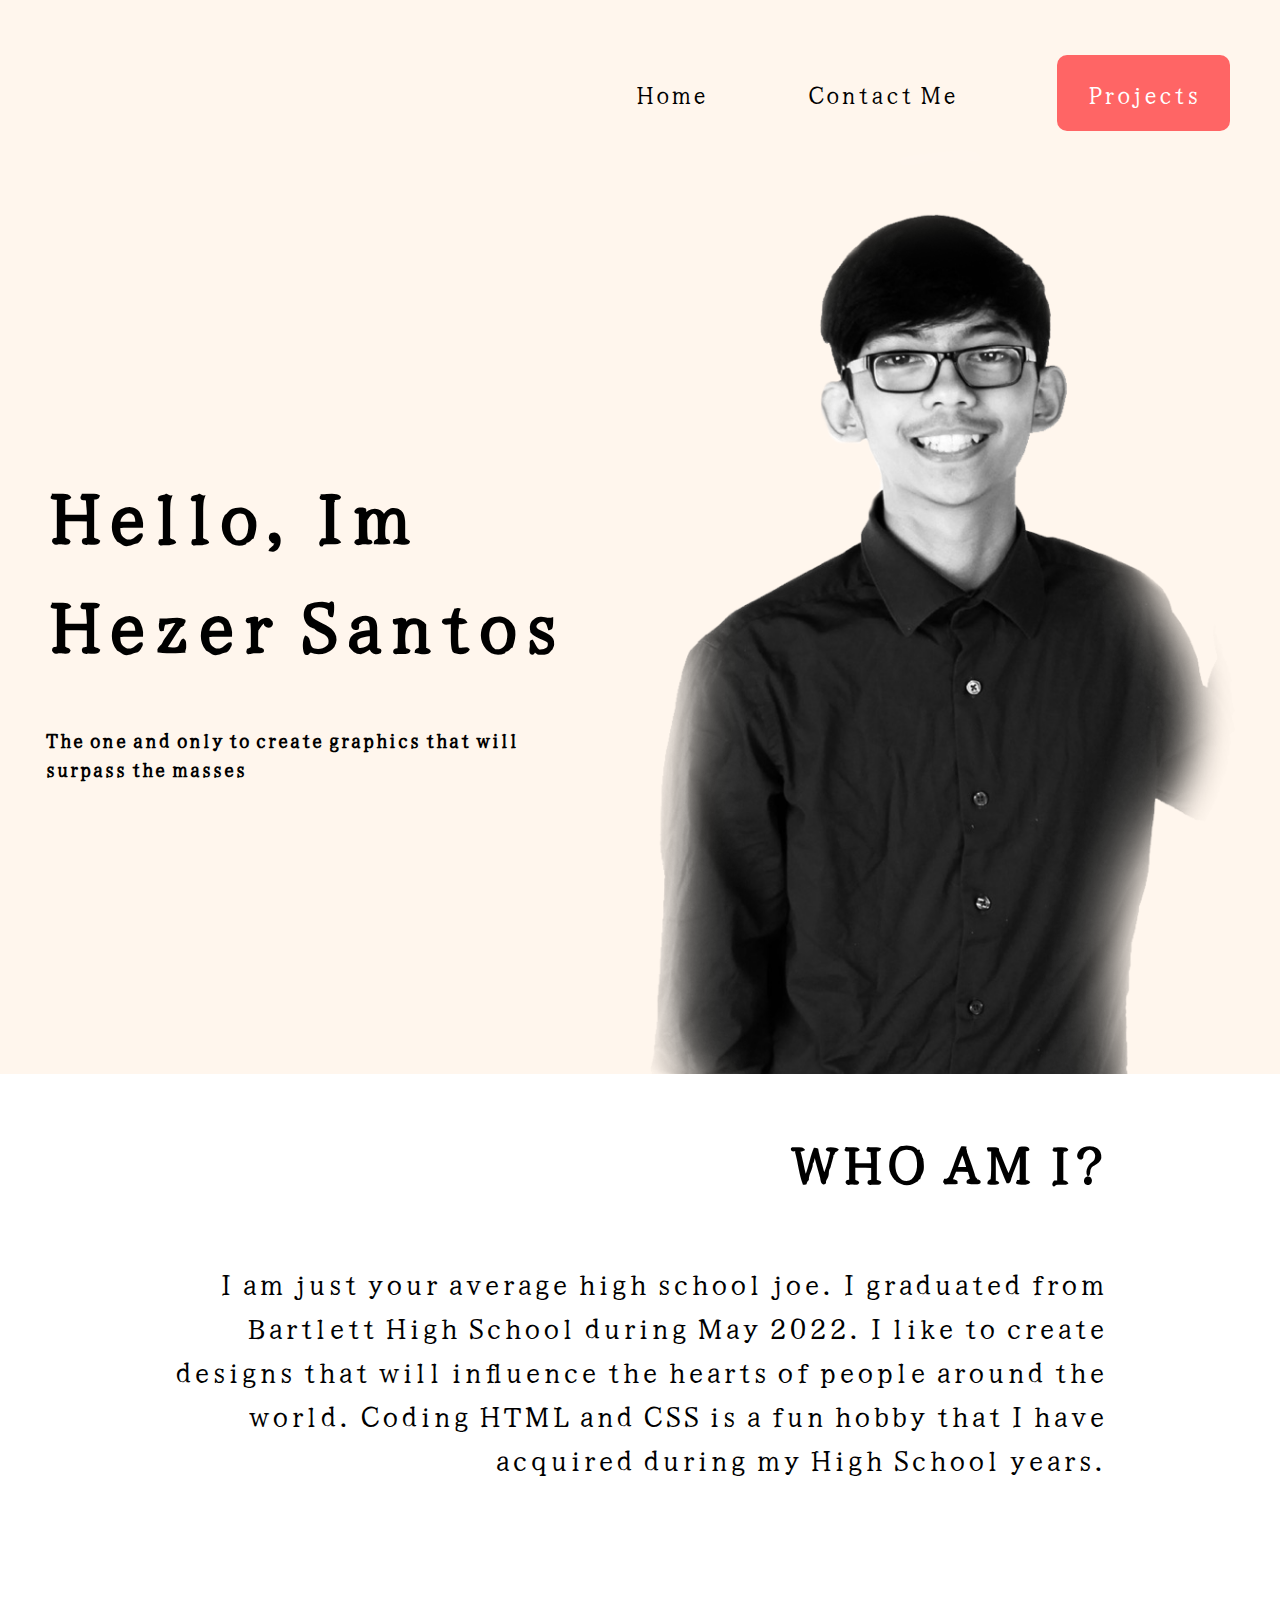
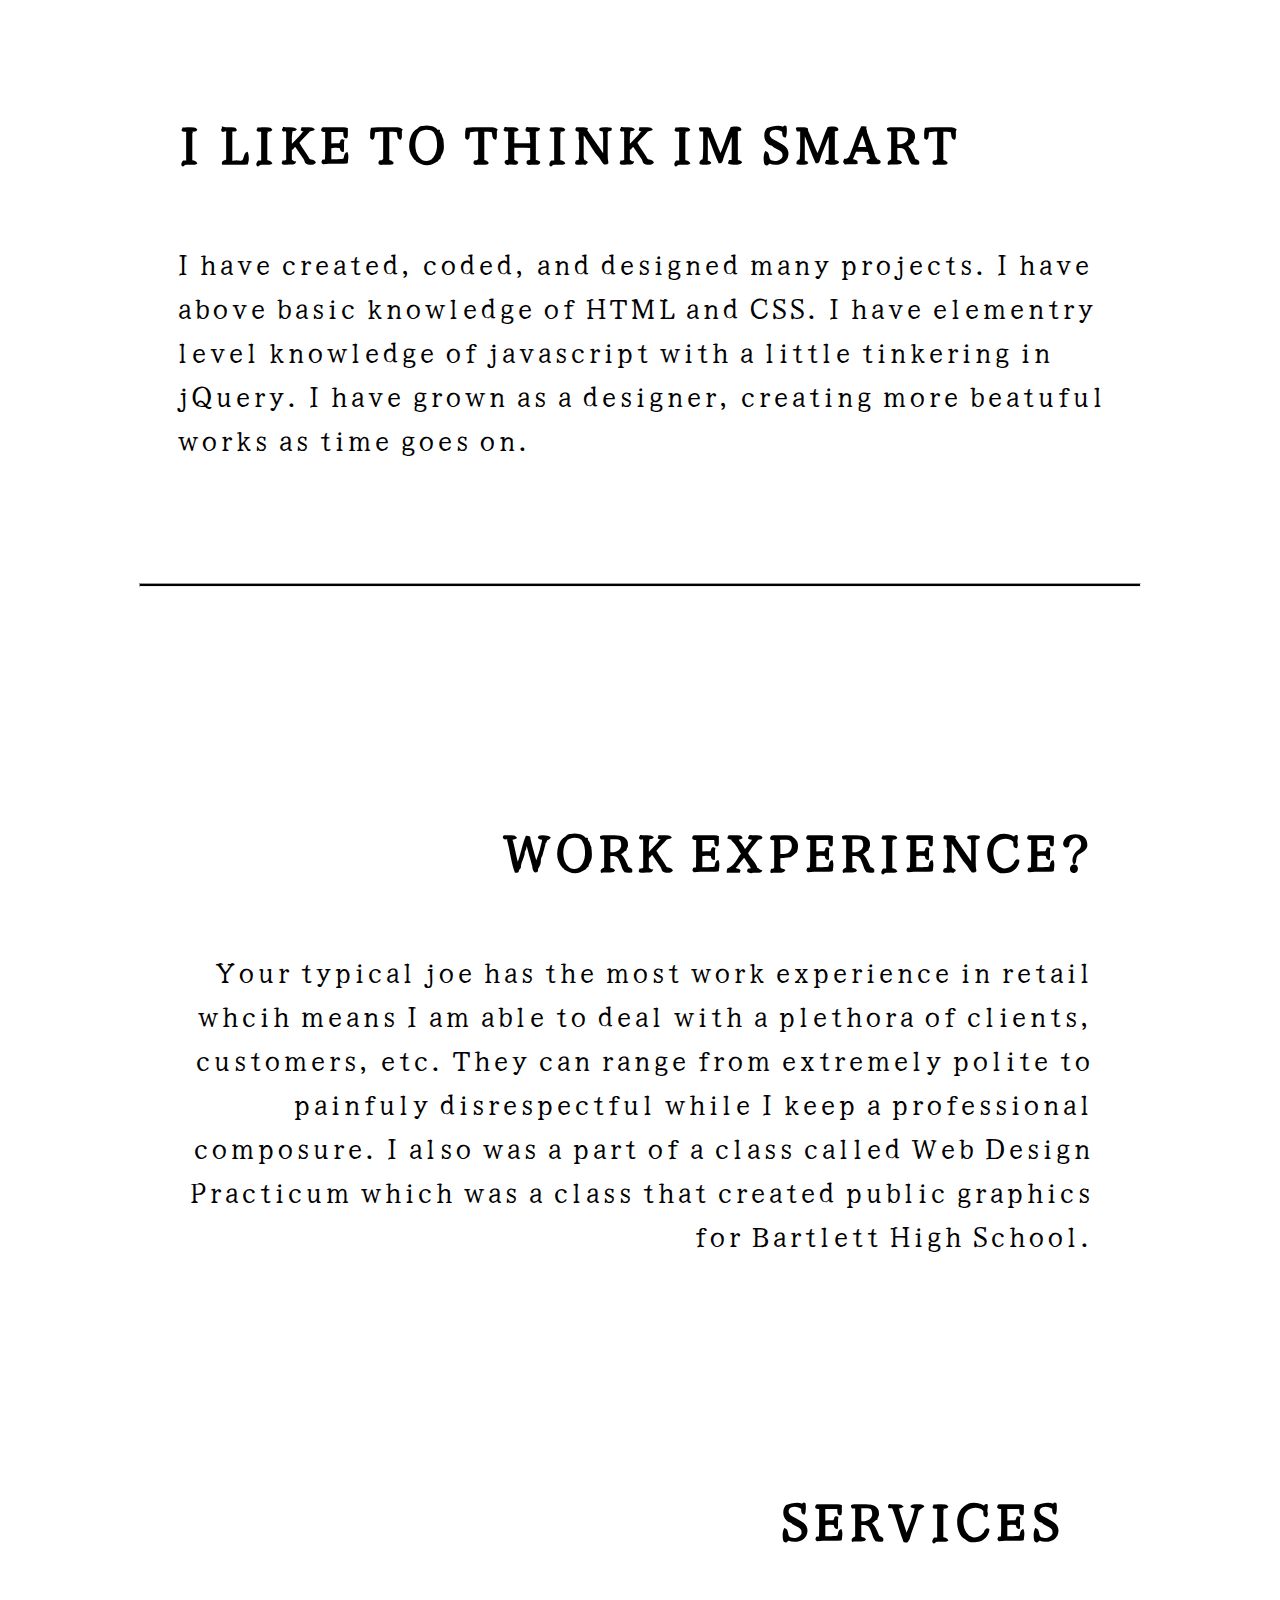
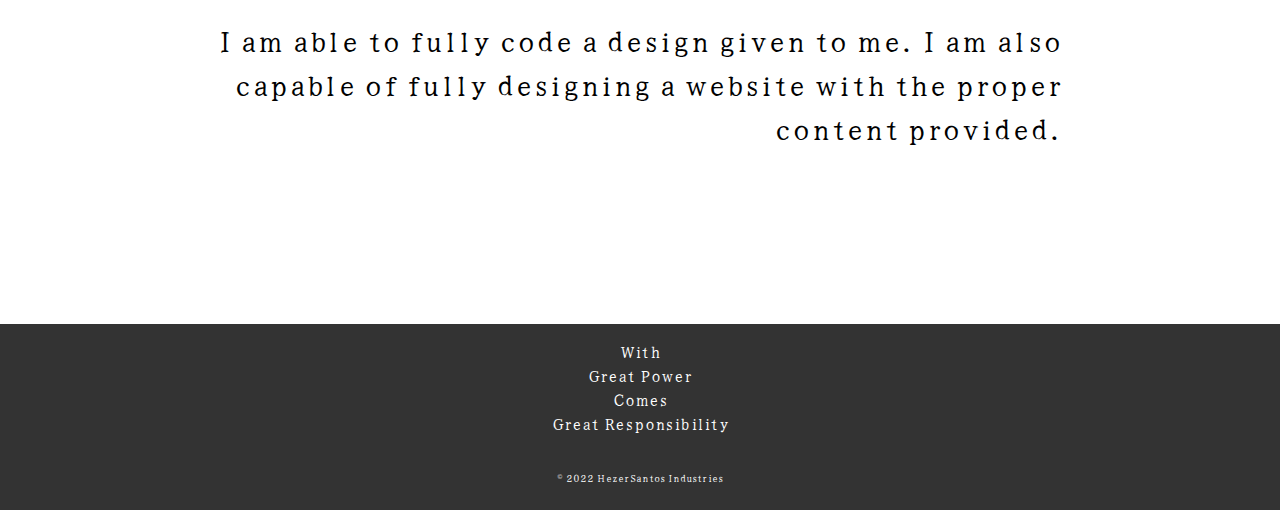
<file: index.html>
<!DOCTYPE html>
<html>
<head>
	<meta charset="utf-8">
	<meta name="viewport" content="width=device-width, initial-scale=1">
	<link rel="stylesheet" type="text/css" href="style.css">
	<link href="https://fonts.googleapis.com/css2?family=Yuji+Syuku&display=swap" rel="stylesheet">
	<title>Test</title>
</head>
<body>
	<header class="main-header">
		<nav>
			<ul class="navbar">
				<li>
					<a href="">Home</a>
				</li>
				<li>
					<a href="">Contact Me</a>
				</li>
				<li>
					<a href="projects.html" id="project-button">Projects</a>
				</li>
			</ul>
		</nav>
		<div class="main-header-content">
			<span>
				<h1>
					Hello, Im
					<br>
					Hezer Santos
				</h1>
				<h3>
					The one and only to create graphics that will
					<br>
					surpass the masses
				</h3>
			</span>
			<img src="headshot.png" class="headshot">
		</div>
	</header>
	<section class="home-content">
		<div class="home-content-text1">
			<h2 class="home-content-header">
				WHO AM I?
			</h2>
			<p class="home-content-text">
				I am just your average high school joe. I graduated from 
				<br>
				Bartlett High School during May 2022. I like to create 
				<br>
				designs that will influence the hearts of people around the 
				<br>
				world. Coding HTML and CSS is a fun hobby that I have 
				<br>
				acquired during my High School years.
			</p>
		</div>
		<div class="home-content-text2">
			<h2 class="home-content-header">
				I LIKE TO THINK IM SMART
			</h2>
			<p class="home-content-text" id="break-point">
				I have created, coded, and designed many projects. I have 
				<br>
				above basic knowledge of HTML and CSS. I have elementry 
				<br>
				level knowledge of javascript with a little tinkering in 
				<br>
				jQuery. I have grown as a designer, creating more beatuful 
				<br>
				works as time goes on.
			</p>
		</div>
		<hr class="home-line">
		<div class="home-content-text3">
			<h2 class="home-content-header">
				WORK EXPERIENCE?
			</h2>
			<p class="home-content-text">
				Your typical joe has the most work experience in retail 
				<br>
				whcih means I am able to deal with a plethora of clients, 
				<br>
				customers, etc. They can range from extremely polite to 
				<br>
				painfuly disrespectful while I keep a professional 
				<br>
				composure. I also was a part of a class called Web Design 
				<br>
				Practicum which was a class that created public graphics 
				<br>
				for Bartlett High School.
			</p>
		</div>
		<div class="home-content-text4">
			<h2 class="home-content-header">
				SERVICES
			</h2>
			<p class="home-content-text">
				I am able to  fully code a design given to me. I am also 
				<br>
				capable of fully designing a website with the proper 
				<br>
				content provided.
			</p>
		</div>
	</section>

	<footer>
		<span class="footer-text">
			With
			<br>
			Great Power
			<br>
			Comes
			<br>
			Great Responsibility
		</span>
		<p class="footer-text2">
			© 2022 HezerSantos Industries
		</p>
	</footer>


</body>
</html>
</file>
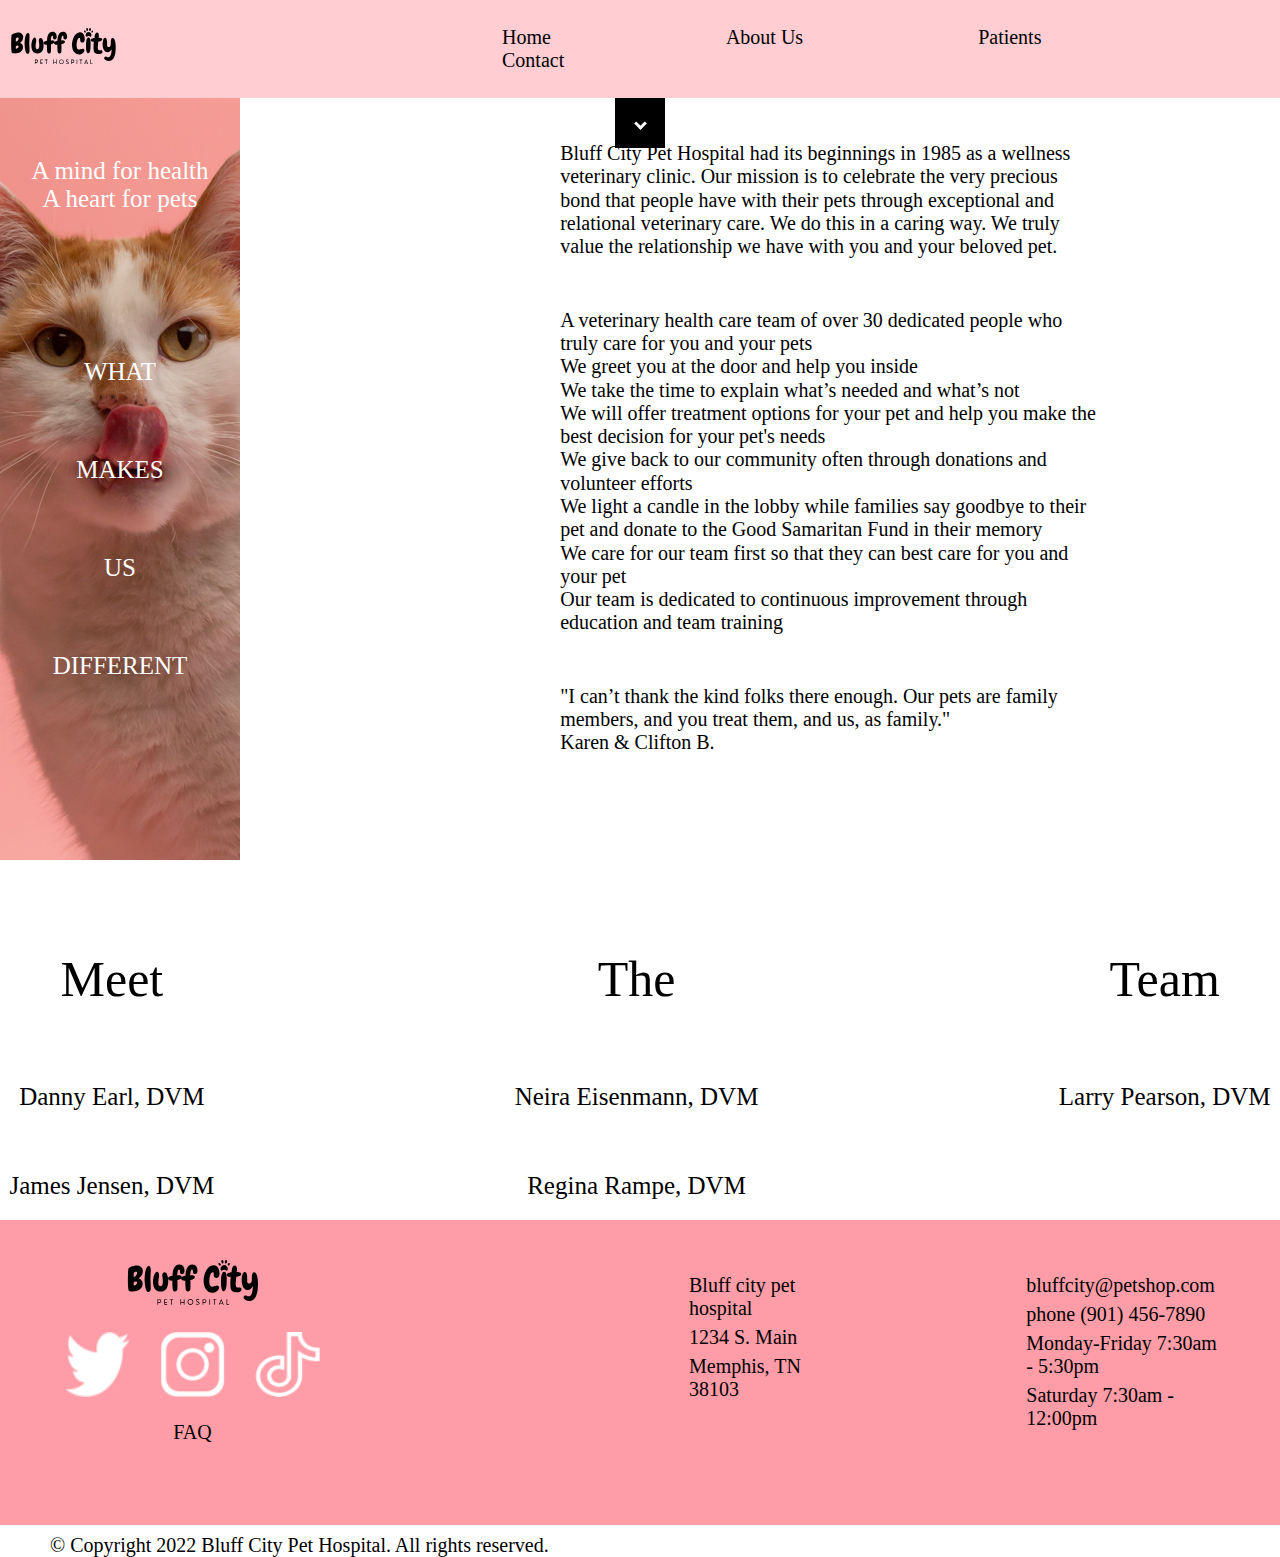
<file: Bluff City Official/about_us.html>
<!DOCTYPE html>
<html>
<head>
	<meta charset="utf-8">
	<title>About Us</title>
	<link rel="stylesheet" type="text/css" href="style.css">
	<link rel="stylesheet" type="text/css" href="about_us.html">
	<link rel="stylesheet" type="text/css" href="patients.html">
	<link rel="stylesheet" type="text/css" href="contact.html">
	<link rel="stylesheet" type="text/css" href="faq.html">
	<script src = "https://code.jquery.com/jquery-3.6.0.min.js"> </script>

</head>
<body>
	<!-- Nav Bar -->
	<header id="t1">
	<div class="nav_container" id="homenav">
		<a href="index.html">
			<img src="logo.svg" class="logo" id="nav_logo">
		</a>
		<ul class="nav_items">
			<li class="nav_li">
				<a href="index.html">Home</a>
			</li>
			<li class="nav_li">
				<a href="about_us.html">About Us</a>
			</li>
			<li class="nav_li">
				<a href="patients.html">Patients</a>
			</li>
			<li class="nav_li">
				<a href="contact.html">Contact</a>
			</li>
		</ul>
	</div>
	<div id="t2">
		<div class="arrow down"></div>
	</div>
	</header>

	<div class="placeholder5"></div>

	<!-- About Su -->
	<div class="aboutsu_container">
		<div class="catbg">
			<span class="cbgtxt">
				<p>A mind for health</p>
				<p>A heart for pets</p>
			</span>
			<span class="cbgtxt2">
				<p>WHAT</p>
				<p>MAKES</p>
				<p>US</p>
				<p>DIFFERENT</p>
			</span>
		</div>

		<div class="abouttxt">
			<span class="atxt" id="attxt">
				<p>Bluff City Pet Hospital had its beginnings in 1985 as a wellness</p>
				<p>veterinary clinic. Our mission is to celebrate the very precious</p>
				<p>bond that people have with their pets through exceptional and</p>
				<p>relational veterinary care. We do this in a caring way. We truly</p>
				<p>value the relationship we have with you and your beloved pet.</p>
			</span>

			<span class="atxt" id="attxt2">
				<p>A veterinary health care team of over 30 dedicated people who</p>
				<p>truly care for you and your pets</p>
				<p>We greet you at the door and help you inside</p>
				<p>We take the time to explain what’s needed and what’s not</p>
				<p>We will offer treatment options for your pet and help you make the</p>
				<p>best decision for your pet's needs</p>
				<p>We give back to our community often through donations and</p>
				<p>volunteer efforts</p>
				<p>We light a candle in the lobby while families say goodbye to their</p>
				<p>pet and donate to the Good Samaritan Fund in their memory</p>
				<p>We care for our team first so that they can best care for you and</p>
				<p>your pet</p>
				<p>Our team is dedicated to continuous improvement through</p>
				<p>education and team training</p>
			</span>

			<span class="atxt">
				<p>"I can’t thank the kind folks there enough. Our pets are family</p>
				<p>members, and you treat them, and us, as family."</p>
				<p>Karen & Clifton B.</p>
			</span>
		</div>
	</div>

	<!-- Meet The Team -->
	<div class="placeholder6"></div>
	<div class="mtt">
		<span class="mtm" id="ttm">
			<p id="mmt">Meet</p>
			<p class="tmm">Danny Earl, DVM</p>
			<p>James Jensen, DVM</p>
		</span>
		<div class="placeholder7"></div>
		<span class="mtm" id="ttm">
			<p id="mmt">The</p>
			<p class="tmm">Neira Eisenmann, DVM</p>
			<p>Regina Rampe, DVM</p>
		</span>
		<div class="placeholder7"></div>
		<span class="mtm" id="ttm">
			<p id="mmt">Team</p>
			<p>Larry Pearson, DVM</p>
		</span>
	</div>

	<!-- Footer -->
	<div class="footer">
		<div class="ft">
			<div class="ft1">
				<img src="logo.svg" style="width: 158px; height: 57px;">
				<div class="placeholder3"></div>
				<div class="tf1">
					<a href="https://twitter.com">
						<img src="twitter.png" class="tf1img">
					</a>
					<a href="https://instagram.com">
						<img src="insta.png" class="tf1img">
					</a>
					<a href="https://tiktok.com">
						<img src="tiktok.png" class="tf1img">
					</a>
				</div>
				<div class="placeholder3"></div>
				<a href="faq.html" class="tf1txt">FAQ</a>
			</div>
			<div class="ft2">
				<span class="fttxt">
					<p>Bluff city pet hospital</p>
					<p>1234 S. Main</p>
					<p>Memphis, TN 38103</p>
				</span>
				<div class="placeholder4"></div>
				<span class="fttxt">
					<p>bluffcity@petshop.com</p>
					<p>phone (901) 456-7890</p>
					<p>Monday-Friday 7:30am - 5:30pm</p>
					<p>Saturday 7:30am - 12:00pm</p>
				</span>
			</div>
		</div>
		<p class="copyright">© Copyright 2022 Bluff City Pet Hospital. All rights reserved.</p>
	</div>

	<script type="text/javascript">


	$("#t2").click(function(){
			$(".nav_container").slideToggle();
			$(".placeholder5").slideToggle();
		})

	</script>



</body>
</html>
</file>
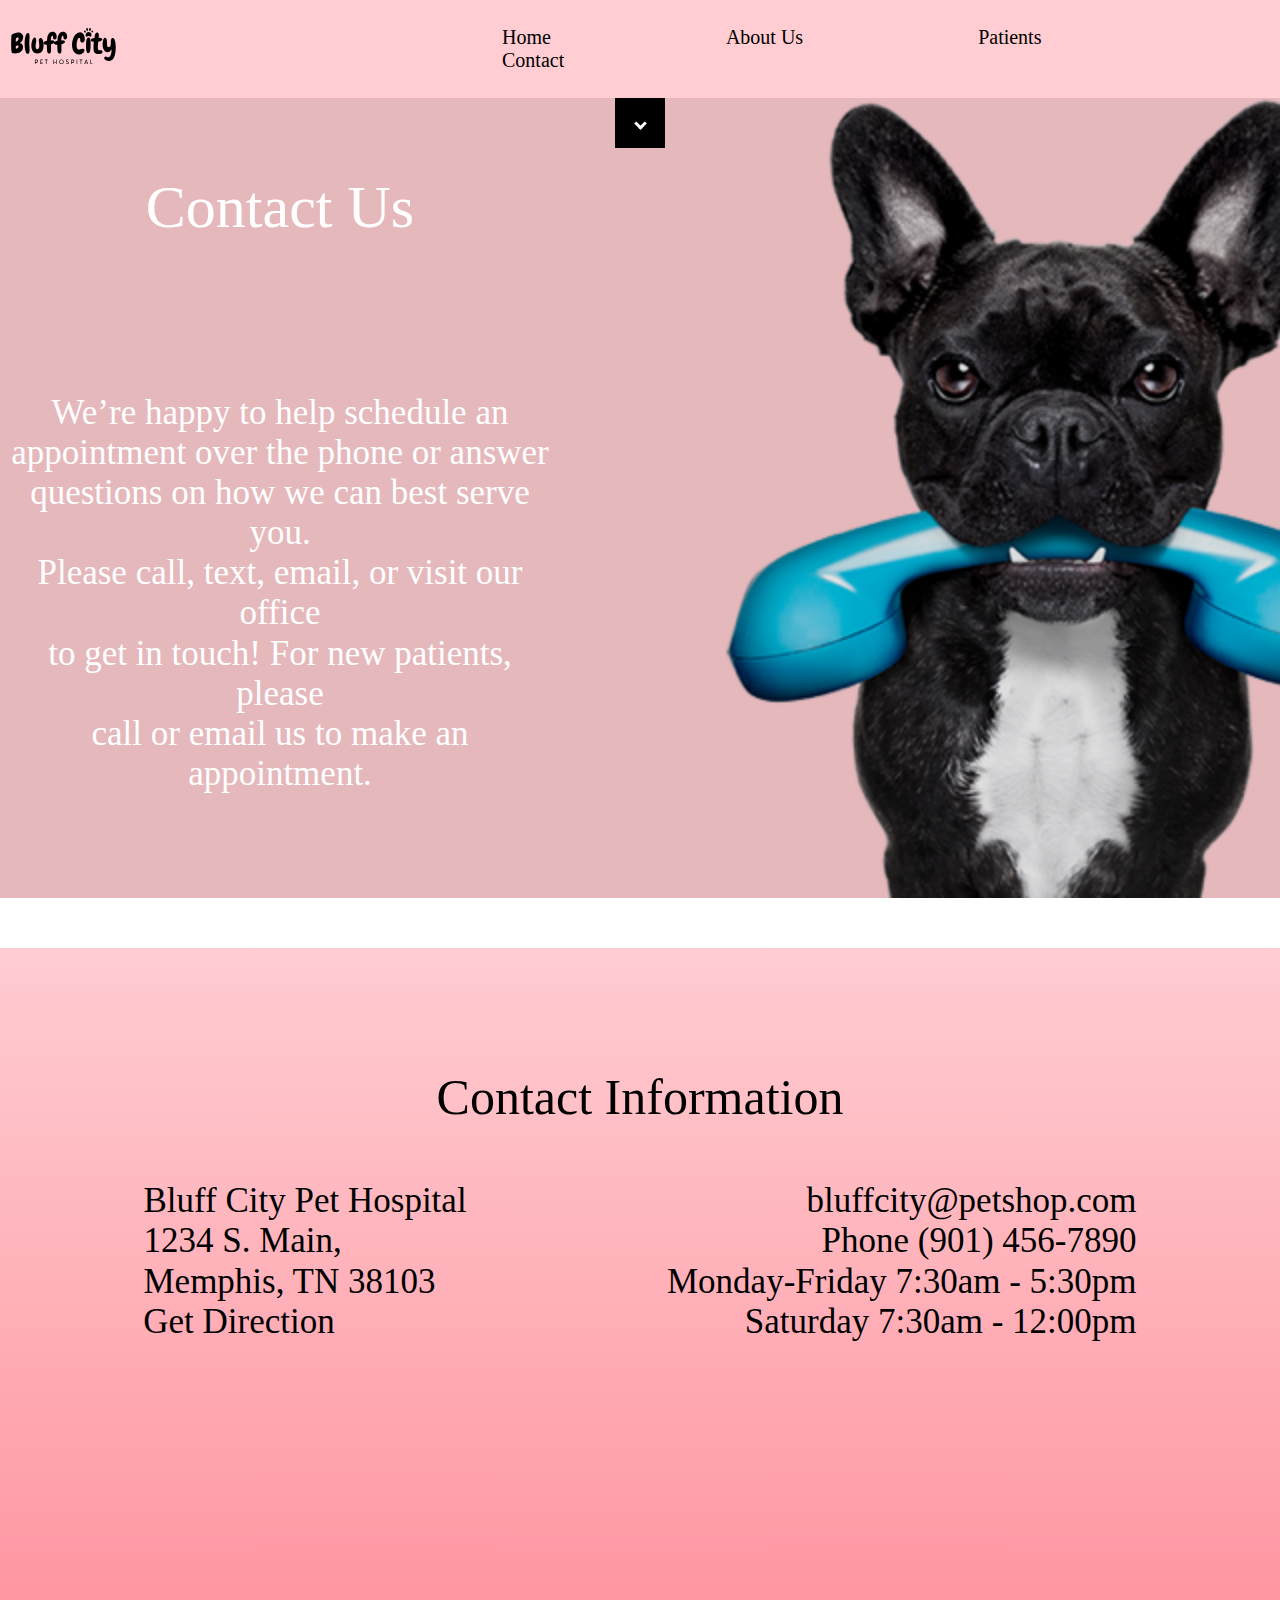
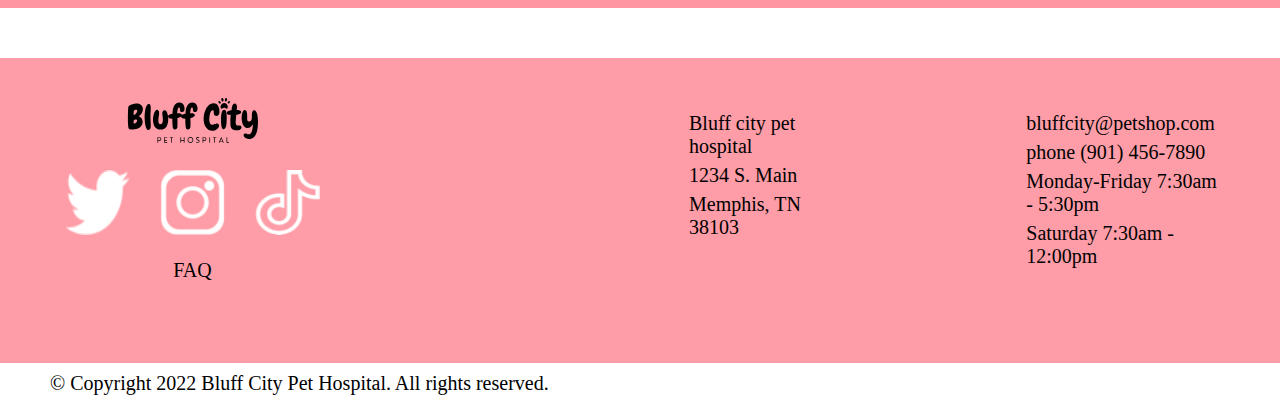
<file: Bluff City Official/contact.html>
<!DOCTYPE html>
<html>
<head>
	<meta charset="utf-8">
	<title>Contact</title>
	<link rel="stylesheet" type="text/css" href="style.css">
	<link rel="stylesheet" type="text/css" href="about_us.html">
	<link rel="stylesheet" type="text/css" href="patients.html">
	<link rel="stylesheet" type="text/css" href="contact.html">
	<link rel="stylesheet" type="text/css" href="faq.html">
	<script src = "https://code.jquery.com/jquery-3.6.0.min.js"> </script>
</head>
<body>
	<!-- Nav Bar -->
	<header id="t1">
	<div class="nav_container" id="homenav">
		<a href="index.html">
			<img src="logo.svg" class="logo" id="nav_logo">
		</a>
		<ul class="nav_items">
			<li class="nav_li">
				<a href="index.html">Home</a>
			</li>
			<li class="nav_li">
				<a href="about_us.html">About Us</a>
			</li>
			<li class="nav_li">
				<a href="patients.html">Patients</a>
			</li>
			<li class="nav_li">
				<a href="contact.html">Contact</a>
			</li>
		</ul>
	</div>
	<div id="t2">
		<div class="arrow down"></div>
	</div>
	</header>

	<div class="placeholder11"></div>

	<!-- Contact Us -->
	<div class="contactus" id="ecaps">
		<div class="cnsq">
			<span class="cntxt" id="cnid">
				<p class="ph1">Contact Us</p>
				<div class="placeholder12"></div>
				<span class="psqtxt">
					<p>We’re happy to help schedule an</p>
					<p>appointment over the phone or answer</p>
					<p>questions on how we can best serve you.</p>
					<p>Please call, text, email, or visit our office</p>
					<p>to get in touch! For new patients, please</p>
					<p>call or email us to make an appointment.</p>
				</span>
			</span>
		</div>
	</div>

	<!-- Contact Information -->
	<div class="continfo" id="ecaps">
		<div class="bro">
			<p class="ch1">Contact Information</p>
			<div class="conttxt">
				<span>
					<p>Bluff City Pet Hospital</p>
					<p>1234 S. Main,</p>
					<p>Memphis, TN 38103</p>
					<a href="https://maps.google.com">Get Direction</a>
				</span>
				<div class="placeholder13"></div>
				<span id="wut">
					<p>bluffcity@petshop.com</p>
					<p>Phone (901) 456-7890</p>
					<p>Monday-Friday 7:30am - 5:30pm</p>
					<p>Saturday 7:30am - 12:00pm</p>
				</span>
			</div>	
		</div>
	</div>

	<!-- Footer -->
	<div class="footer">
		<div class="ft">
			<div class="ft1">
				<img src="logo.svg" style="width: 158px; height: 57px;">
				<div class="placeholder3"></div>
				<div class="tf1">
					<a href="https://twitter.com">
						<img src="twitter.png" class="tf1img">
					</a>
					<a href="https://instagram.com">
						<img src="insta.png" class="tf1img">
					</a>
					<a href="https://tiktok.com">
						<img src="tiktok.png" class="tf1img">
					</a>
				</div>
				<div class="placeholder3"></div>
				<a href="faq.html" class="tf1txt">FAQ</a>
			</div>
			<div class="ft2">
				<span class="fttxt">
					<p>Bluff city pet hospital</p>
					<p>1234 S. Main</p>
					<p>Memphis, TN 38103</p>
				</span>
				<div class="placeholder4"></div>
				<span class="fttxt">
					<p>bluffcity@petshop.com</p>
					<p>phone (901) 456-7890</p>
					<p>Monday-Friday 7:30am - 5:30pm</p>
					<p>Saturday 7:30am - 12:00pm</p>
				</span>
			</div>
		</div>
		<p class="copyright">© Copyright 2022 Bluff City Pet Hospital. All rights reserved.</p>
	</div>

	<script type="text/javascript">
		$("#t2").click(function(){
			$(".nav_container").slideToggle();
		})

	$("#t2").click(function(){
			$(".placeholder11").slideToggle();
		})
	</script>
</body>
</html>
</file>
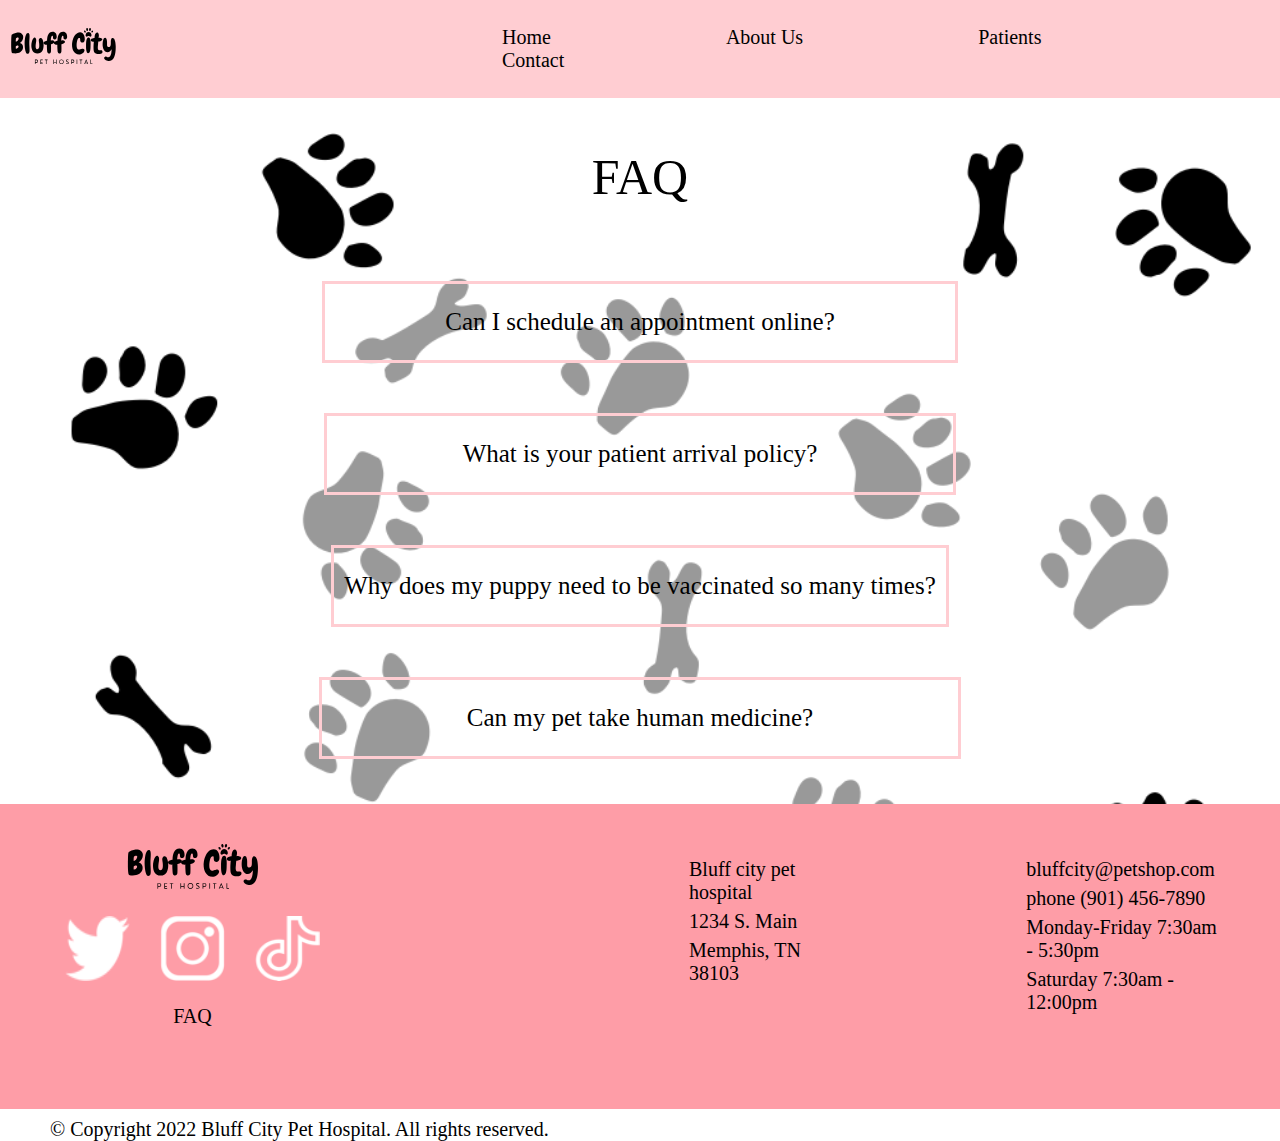
<file: Bluff City Official/faq.html>
<!DOCTYPE html>
<html>
<head>
	<meta charset="utf-8">
	<title>FAQ</title>
	<link rel="stylesheet" type="text/css" href="style.css">
	<link rel="stylesheet" type="text/css" href="about_us.html">
	<link rel="stylesheet" type="text/css" href="patients.html">
	<link rel="stylesheet" type="text/css" href="contact.html">
	<link rel="stylesheet" type="text/css" href="faq.html">
	<script src = "https://code.jquery.com/jquery-3.6.0.min.js"> </script>
</head>
<body class="test">
	<div>
	<!-- Nav Bar -->
	<header>
	<div class="nav_container">
		<a href="index.html">
			<img src="logo.svg" class="logo" id="nav_logo">
		</a>
		<ul class="nav_items">
			<li class="nav_li">
				<a href="index.html">Home</a>
			</li>
			<li class="nav_li">
				<a href="about_us.html">About Us</a>
			</li>
			<li class="nav_li">
				<a href="patients.html">Patients</a>
			</li>
			<li class="nav_li">
				<a href="contact.html">Contact</a>
			</li>
		</ul>
	</div>
	</header>

	<div class="placeholder11"></div>

	<!-- FAQ -->
	<div class="faqcontainer">
		<p class="fh1">FAQ</p>
		<p class="faqtxt" id="faqtxt1">Can I schedule an appointment online?</p>
		<span id="f1">
			<p>Yes, for existing patients with a login to the pet portal, we offer online 
			scheduling.</p>
			<p> When you choose an appointment time, one of our Client Care Representatives will 
			call</p> 
			<p>you back to confirm your appointment time. If you are a new patient or do not yet 
			have</p> 
			<p>a pet portal login, please call or email us to schedule.</p>
			<p>LINK: Make an Appointment</p>
		</span>
		<p class="faqtxt" id="faqtxt2">What is your patient arrival policy?</p>
		<span id="f2">
			<p>We ask our clients to arrive at least 15 minutes before their appointment time to get</p>
			<p>checked-in. If you are running late please call us to let us know. If you do not arrive by</p>
			<p>your appointment time you may be asked to reschedule your appointment, or you</p>
			<p>have to wait to be worked-into the schedule.</p>
		</span>
		<p class="faqtxt" id="faqtxt3">Why does my puppy need to be vaccinated so many times?</p>
		<span id="f3">
			<p>The immune system of a puppy and kitten develop slowly over time. This starts when </p>
			<p>they are 6 weeks and is usually complete at 16 weeks. During the developmental</p>
			<p>stages we need to protect your pet by vaccinating every four weeks so that they will</p>
			<p>build immunity to the common diseases that they are susceptible to. This allows their</p>
			<p>immune system a chance to develop “memory” so that if they are exposed to one of</p>
			<p>these diseases their immune system will be prepared. We recommend keeping your</p>
			<p>puppy close to home by avoiding taking him/her out in public, to pet stores or letting</p>
			<p>them mingle with other dogs until one week after their last set of vaccinations are given.</p>
		</span>
		<p class="faqtxt" id="faqtxt4">Can my pet take human medicine?</p>
		<span id="f4">
			<p>While it is true that pets can take some human medications, you must BE VERY</p>
			<p>CAREFUL! Some human medications are toxic to pets and may even kill them. For</p>
			<p>example, just one Tylenol tablet will kill a cat. It is always advised to consult with one of</p>
			<p>our veterinarians before you give your pet any medication to be sure it is safe to give</p>
			<p>and that you give an accurate dosage.</p>
		</span>
	</div>

	<!-- Footer -->
	<div class="footer">
		<div class="ft">
			<div class="ft1">
				<img src="logo.svg" style="width: 158px; height: 57px;">
				<div class="placeholder3"></div>
				<div class="tf1">
					<a href="https://twitter.com">
						<img src="twitter.png" class="tf1img">
					</a>
					<a href="https://instagram.com">
						<img src="insta.png" class="tf1img">
					</a>
					<a href="https://tiktok.com">
						<img src="tiktok.png" class="tf1img">
					</a>
				</div>
				<div class="placeholder3"></div>
				<a href="faq.html" class="tf1txt">FAQ</a>
			</div>
			<div class="ft2">
				<span class="fttxt">
					<p>Bluff city pet hospital</p>
					<p>1234 S. Main</p>
					<p>Memphis, TN 38103</p>
				</span>
				<div class="placeholder4"></div>
				<span class="fttxt">
					<p>bluffcity@petshop.com</p>
					<p>phone (901) 456-7890</p>
					<p>Monday-Friday 7:30am - 5:30pm</p>
					<p>Saturday 7:30am - 12:00pm</p>
				</span>
			</div>
		</div>
		<p class="copyright">© Copyright 2022 Bluff City Pet Hospital. All rights reserved.</p>
	</div>

	<script>
		$("#faqtxt1").click(function(){
			$("#f1").slideToggle();
		})
		$("#faqtxt2").click(function(){
			$("#f2").slideToggle();
		})
		$("#faqtxt3").click(function(){
			$("#f3").slideToggle();
		})
		$("#faqtxt4").click(function(){
			$("#f4").slideToggle();
		})

	</script>
	</div>
</body>
</html>
</file>
<file: style.css>
body{
	margin: 0;
	font-family: 'Yuji Syuku', serif;
}
.main-header{
	padding-top: 50px;
	width: 100%;
	max-height: 1024px;
	height: 1024px;
	background-color: #FFF6ED;
	display: flex;
	flex-direction: column;
	justify-content: center;
}
.navbar{
	float: right;
	text-decoration: none;
	list-style-type: none;
	display: flex;
	flex-direction: row;
	justify-content: space-around;
	font-size: 25px;
	position: relative;
}
ul li{
	margin: 0 50px;
}
a{
	text-decoration: none;
	color: black;
}
a:hover{
	color: grey;
}
#project-button{
	background-color: #FF6565;
	padding: 20px 30px;
	border-radius: 10px;
	color: white;
}
#project-button:hover{
	color: black;
}
.main-header-content{
	display: flex;
	flex-direction: row;
	align-items: center;
	justify-content: space-around;
}
span h1{
	font-size: 75px;
}
span h3{
	font-size: 20px;
}
.headshot{
	max-width: 585px;
	width: auto;
	height: auto;
}
.home-content{
	display: flex;
	flex-direction: column;
	align-items: center;
}
.home-content-header{
	font-size: 55px;
	margin-bottom: 60px;
}
.home-content-text{
	font-size: 30px;
	margin-bottom: 175px;
}
.home-content-text1{
	text-align: right;
}
.home-content-text2{
	text-align: left;
}
.home-line{
	width: 1000px;
	height: 2px;
	background-color: black;
	margin-bottom: 175px;
}
#break-point{
	margin-bottom: 115px;
}
.home-content-text3{
	text-align: right;
}
.home-content-text4{
	text-align: right;
}
footer{
	width: 100%;
	max-height: 344px;
	height: auto;
	display: flex;
	flex-direction: column;
	align-items: center;
	justify-content: center;
	background-color: #333333;
	color: white;
	padding: 15px 0;
}
.footer-text{
	text-align: center;
	margin-bottom: 25px;
}
.footer-text2{
	font-size: 10px;
}

/*media 1024px*/
@media (max-width: 1024px) and (max-height: 769px){
.main-header{
	padding-top: 50px;
	width: 100%;
	height: 769px;
}
.navbar{
	font-size: 20px;
}
#project-button{
	border-radius: 15px;
}
span h1{
	font-size: 55px;
}
span h3{
	font-size: 15px;
}
.headshot{
	max-width: 435px;
	width: auto;
	height: auto;
}
.home-content-header{
	font-size: 45px;
	margin-bottom: 60px;
}
.home-content-text{
	font-size: 20px;
	margin-bottom: 175px;
}
.home-line{
	width: 800px;
	height: 2px;
	margin-bottom: 175px;
}
}

/*media 768px */
@media (max-width: 768px) and (max-height: 481px){
	.main-header{
	padding-top: 50px;
	width: 100%;
	height: 481px;
}
.navbar{
	font-size: 15px;
}
#project-button{
	border-radius: 15px;
}
span h1{
	font-size: 45px;
}
span h3{
	font-size: 10px;
}
.headshot{
	max-width: 268px;
	width: auto;
	height: auto;
}
.home-content-header{
	font-size: 35px;
	margin-bottom: 60px;
}
.home-content-text{
	font-size: 15px;
	margin-bottom: 145px;
}
.home-line{
	width: 500px;
	height: 2px;
	margin-bottom: 145px;
}
}

/*media 800px*/
@media (max-width: 800px){
	.main-header{
	padding-top: 50px;
	width: 100%;
	height: 481px;
}
.navbar{
	font-size: 15px;
}
#project-button{
	border-radius: 15px;
}
span h1{
	font-size: 45px;
}
span h3{
	font-size: 10px;
}
.headshot{
	max-width: 268px;
	width: auto;
	height: auto;
}
.home-content-header{
	font-size: 35px;
	margin-bottom: 60px;
}
.home-content-text{
	font-size: 15px;
	margin-bottom: 145px;
}
.home-line{
	width: 500px;
	height: 2px;
	margin-bottom: 145px;
}
}

/*medaia 700px*/
@media (max-width: 700px){
	.main-header{
	padding-top: 50px;
	width: 100%;
	height: 481px;
}
.navbar{
	font-size: 15px;
}
#project-button{
	border-radius: 15px;
}
span h1{
	font-size: 45px;
}
span h3{
	font-size: 10px;
}
.headshot{
	max-width: 268px;
	width: auto;
	height: auto;
}
.home-content-header{
	font-size: 35px;
	margin-bottom: 60px;
}
.home-content-text{
	font-size: 15px;
	margin-bottom: 145px;
}
.home-line{
	width: 500px;
	height: 2px;
	margin-bottom: 145px;
}
}

/*media 500px*/
@media (max-width: 500px){
	.main-header{
	padding-top: 25px;
	width: 100%;
	height: 481px;
}
.navbar{
	font-size: 10px;
	justify-content: center;
}
ul li{
	margin: 0 25px;
}
#project-button{
	padding: 15px 20px;
	border-radius: 15px;
}
span h1{
	font-size: 30px;
}
span h3{
	font-size: 8px;
}
.headshot{
	max-width: 278px;
	width: auto;
	height: auto;
}
.home-content-header{
	font-size: 25px;
	margin-bottom: 45px;
}
.home-content-text{
	font-size: 10px;
	margin-bottom: 125px;
}
.home-line{
	width: 400px;
	height: 2px;
	margin-bottom: 125px;
}
}

/* media 480px*/
@media (max-width: 480px){
	.main-header{
	padding-top: 25px;
	width: 100%;
	height: 320px;
}
.navbar{
	font-size: 10px;
	justify-content: center;
}
ul li{
	margin: 0 25px;
}
#project-button{
	padding: 15px 20px;
	border-radius: 15px;
}
span h1{
	font-size: 25px;
}
span h3{
	font-size: 8px;
}
.headshot{
	max-width: 178px;
	width: auto;
	height: auto;
}
.home-content-header{
	font-size: 25px;
	margin-bottom: 45px;
}
.home-content-text{
	font-size: 10px;
	margin-bottom: 125px;
}
.home-line{
	width: 400px;
	height: 2px;
	margin-bottom: 125px;
}
}

/*media 390px mobile*/
@media (max-width: 390px){
.main-header{
	padding-top: 25px;
	width: 100%;
	height: 160px;
}
.navbar{
	font-size: 6px;
	justify-content: center;
}
ul li{
	margin: 0 25px;
}
#project-button{
	padding: 10px 15px;
	border-radius: 10px;
}
span h1{
	font-size: 10px;
}
span h3{
	font-size: 8px;
}
.headshot{
	max-width: 86px;
	width: auto;
	height: auto;
}
.home-content-header{
	font-size: 18px;
	margin-bottom: 35px;
}
.home-content-text{
	font-size: 10px;
	margin-bottom: 110px;
}
.home-line{
	width: 280px;
	height: 2px;
	margin-bottom: 110px;
}
}

/* CSS for projects section */
.project-header{
	width: 100%;
	max-height: 534px;
	height: 534px;
	background-color: #FFF6ED;
	display: flex;
	flex-direction: column;
	align-items: flex-end;
	padding-top: 25px;
}
.project-h1{
	font-size: 75px;
	margin-right: 50px;
	margin-top: 130px;
}
.project-text{
	text-align: left;
}
.project-text-header{
	font-size: 55px;
	margin-bottom: 15px;
}
.project-text-text{
	font-size: 30px;
}
.project-section{
	display: flex;
	align-items: center;
	flex-direction: column;
}
.project-images-section{
	display: flex;
	flex-direction: row;
	justify-content: center;
}
.project-column{
	display: flex;
	flex-direction: column;
	justify-content: space-between;
}
.project-image1{
	max-width: 554px;
	width: auto;
}
.divider1{
	margin: 0 15px;
}
.divider2{
	margin: 20px 0;
}
.project-image2{
	max-width: 551px;
	width: auto;
}
.project-message{
	width: 100%;
	max-height: 280px;
	height: 280px;
	margin: 50px 0;
	background-color: #FFF6ED;
	display: flex;
	flex-direction: column;
	justify-content: center;
	align-items: center;
}
.project-message-text{
	font-size: 65px;
	margin: 0;
}
#project-message-text{
	font-size: 35px;
	margin: 0;
	text-align: center;
}
.project-line{
	height: 2px;
	width: 50%;
	background-color: black;
}
.project-message-subtext{
	font-size: 15px;
}
.project-image3{
	max-width: 528px;
	width: auto;
}
#frozen-text{
	text-align: center;
}
#binary{
	font-size: 5px;
}

/* media querey 1025px*/
@media (max-width: 1025px){
.project-header{
	width: 100%;
	max-height: 434px;
	height: 434px;
	background-color: #FFF6ED;
	display: flex;
	flex-direction: column;
	align-items: flex-end;
	padding-top: 20px;
}
.project-h1{
	font-size: 70px;
	margin-right: 45px;
	margin-top: 125px;
}
.project-text-header{
	font-size: 50px;
	margin-bottom: 15px;
}
.project-text-text{
	font-size: 25px;
}
.project-image1{
	max-width: 480px;
	width: auto;
}
.divider1{
	margin: 0 15px;
}
.divider2{
	margin: 20px 0;
}
.project-image2{
	max-width: 477px;
	width: auto;
}
.project-message{
	width: 100%;
	max-height: 280px;
	height: 250px;
	margin: 50px 0;
}
.project-message-text{
	font-size: 60px;
	margin: 0;
}
#project-message-text{
	font-size: 30px;
	margin: 0;
	text-align: center;
}
.project-line{
	height: 2px;
	width: 50%;
	background-color: black;
}
.project-message-subtext{
	font-size: 15px;
}
.project-image3{
	max-width: 488px;
	width: auto;
}
#frozen-text{
	text-align: center;
}
#binary{
	font-size: 5px;
}
}

/*media query for 769px*/
@media (max-width: 769px){
.project-header{
	width: 100%;
	max-height: 334px;
	height: 334px;
	padding-top: 20px;
}
.project-h1{
	font-size: 65px;
	margin-right: 40px;
	margin-top: 115px;
}
.project-text-header{
	font-size: 45px;
	margin-bottom: 15px;
}
.project-text-text{
	font-size: 20px;
}
.project-image1{
	max-width: 360px;
	width: auto;
}
.divider1{
	margin: 0 10px;
}
.divider2{
	margin: 15px 0;
}
.project-image2{
	max-width: 357px;
	width: auto;
}
.project-message{
	width: 100%;
	max-height: 275px;
	height: 250px;
	margin: 50px 0;
}
.project-message-text{
	font-size: 45px;
	margin: 0;
}
#project-message-text{
	font-size: 25px;
	margin: 0;
	text-align: center;
}
.project-line{
	height: 2px;
	width: 50%;
	background-color: black;
}
.project-message-subtext{
	font-size: 10px;
}
.project-image3{
	max-width: 448px;
	width: auto;
}
#frozen-text{
	text-align: center;
}
#binary{
	font-size: 5px;
}
}

/*media query for 481pxpx*/
@media (max-width: 481px){
.project-header{
	width: 100%;
	max-height: 234px;
	height: 234px;
	padding-top: 20px;
	background-color: black;
}
.project-h1{
	font-size: 60px;
	margin-right: 40px;
	margin-top: 115px;
}
.project-text-header{
	font-size: 45px;
	margin-bottom: 15px;
}
.project-text-text{
	font-size: 20px;
}
.project-image1{
	max-width: 320px;
	width: auto;
}
.divider1{
	margin: 0 10px;
}
.divider2{
	margin: 15px 0;
}
.project-image2{
	max-width: 317px;
	width: auto;
}
.project-message{
	width: 100%;
	max-height: 275px;
	height: 230px;
	margin: 50px 0;
}
.project-message-text{
	font-size: 40px;
	margin: 0;
}
#project-message-text{
	font-size: 20px;
	margin: 0;
	text-align: center;
}
.project-line{
	height: 2px;
	width: 50%;
	background-color: black;
}
.project-message-subtext{
	font-size: 8px;
}
.project-image3{
	max-width: 408px;
	width: auto;
}
#frozen-text{
	text-align: center;
}
#binary{
	font-size: 5px;
}
}

@media (max-width: 769px){
.project-header{
	width: 100%;
	max-height: 334px;
	height: 334px;
	padding-top: 20px;
}
.project-h1{
	font-size: 65px;
	margin-right: 40px;
	margin-top: 115px;
}
.project-text-header{
	font-size: 45px;
	margin-bottom: 15px;
}
.project-text-text{
	font-size: 20px;
}
.project-image1{
	max-width: 360px;
	width: auto;
}
.divider1{
	margin: 0 10px;
}
.divider2{
	margin: 15px 0;
}
.project-image2{
	max-width: 357px;
	width: auto;
}
.project-message{
	width: 100%;
	max-height: 275px;
	height: 250px;
	margin: 50px 0;
}
.project-message-text{
	font-size: 45px;
	margin: 0;
}
#project-message-text{
	font-size: 25px;
	margin: 0;
	text-align: center;
}
.project-line{
	height: 2px;
	width: 50%;
	background-color: black;
}
.project-message-subtext{
	font-size: 10px;
}
.project-image3{
	max-width: 448px;
	width: auto;
}
#frozen-text{
	text-align: center;
}
#binary{
	font-size: 5px;
}
}

/*media query for 390px*/
@media (max-width: 390px){
.project-header{
	width: 100%;
	max-height: 234px;
	height: 234px;
	padding-top: 20px;
	background-color: black;
}
.project-h1{
	font-size: 60px;
	margin-right: 40px;
	margin-top: 115px;
}
.project-text-header{
	font-size: 45px;
	margin-bottom: 15px;
}
.project-text-text{
	font-size: 20px;
}
.project-image1{
	max-width: 320px;
	width: auto;
}
.divider1{
	margin: 0 10px;
}
.divider2{
	margin: 15px 0;
}
.project-image2{
	max-width: 317px;
	width: auto;
}
.project-message{
	width: 100%;
	max-height: 275px;
	height: 230px;
	margin: 50px 0;
}
.project-message-text{
	font-size: 40px;
	margin: 0;
}
#project-message-text{
	font-size: 20px;
	margin: 0;
	text-align: center;
}
.project-line{
	height: 2px;
	width: 50%;
	background-color: black;
}
.project-message-subtext{
	font-size: 8px;
}
.project-image3{
	max-width: 408px;
	width: auto;
}
#frozen-text{
	text-align: center;
}
#binary{
	font-size: 5px;
}
}
</file>
<file: Bluff City Official/style.css>
*{
	scroll-behavior: smooth;
}
body{
	margin: 0;

}
a{
	text-decoration: none;
	color: inherit;
}
header{
	position: fixed;
	width: 100%;
	z-index: 5;
}
.nav_container:hover{
	background-color: #FFCDD2;
}
#t1{
	display: flex;
	flex-direction: column;
}
#t2{
	background-color: black;
	width: 50px;
	height: 50px;
	justify-content: center;
	align-self: center;
	align-items: center;
	display: flex;
	cursor: pointer;
}
.arrow {
  border: solid white;
  border-width: 0 3px 3px 0;
  display: inline-block;
  padding: 3px;
}
.down {
  transform: rotate(45deg);
  -webkit-transform: rotate(45deg);
  text-align: center;
}
.nav_container{
	display: flex;
	width: 100%;
	height: 98px;
	background: rgba(255, 205, 210, .5);
	justify-content: right;
	align-items: center;
	z-index: 4;
}
.nav_items{
	list-style-type: none;
	font-family: 'Underdog', cursive;
	font-size: 20px;
	font-size: 20px;
}
.nav_li{
	float: left;
	padding-right: 75px;
	padding-left: 100px;
}
.nav_li a:hover{
	color: white;
}

.logo{
	width: 127px;
	height: 44px;
}
#nav_logo{
	padding-right: 235px;
}
.home_hero_container{
	position: relative;
	display: flex;
	flex-direction: column;
	background-image: url(he1.png);
	background-size: 90%;
	background-repeat: no-repeat;
	background-position: right;
	background-color: white;
	width: 100%;
	height: 865px;
}
.herotxt{
	position: absolute;
	font-family: 'Love Ya Like A Sister', cursive;
	font-size: 125px;
	color: black;
	margin-left: 50px;
	text-align: center;
	margin-bottom: 0;
}
.herocont{
	display: flex;
	flex-direction: column;
}
.btn{
	width: 150px;
	height: 50px;
	background-color: black;
	border-radius: 25px;
	position: absolute;
	margin-left: 325px;
	margin-top: 450px;
}
.btn p{
	color: white;
	text-align: center;
	font-family: 'Love Ya Like A Sister', cursive;
	font-size: 10px;
	margin-top: 18px;
}
.herocont2 img{
	margin-left: 240px;
	width: 75em;
}
.txtsection_container{
	height: 800px;
	display: flex;
	flex-direction: row;
	justify-content: center;
	align-items: center;
}
.tests{
	z-index: -5;
	position: fixed;
	width: 100%;
}
.txtbox1{
	font-family: 'Love Ya Like A Sister', cursive;
	font-size: 30px;
}
.txtbox2{
	font-family: 'Love Ya Like A Sister', cursive;
	font-size: 30px;
}
.placeholder{
	margin: 0 150px 0 150px;
}
span p{
	margin: .1px;
	padding: .1px;
}
.service_container{
	background-image: url(servicedog.png);
	background-repeat: no-repeat;
	background-size: cover;
	background-position: center;
	height: 2742px;
}
.sq2{
	width: 100%;
	height: 2742px;
	background: rgba(0, 0, 0, .3);
	display: flex;
	flex-direction: column;
	align-items: center;
}
.placeholder2{
	margin: 0 250px 0 250px;
}
.service_h1{
	font-family: 'Underdog', cursive;
	font-size: 65px;
	color: white;
}
.imgcont{
	display: flex;
	flex-direction: column;
	align-items: center;
	margin-bottom: 175px;
}
.servimgtxt{
	text-align: center;
	font-family: 'Love Ya Like A Sister', cursive;
	font-size: 50px;
	color: white;
	align-content: flex-start;
}
.servicecont_container{
	display: flex;
	flex-direction: row;
}
.scont{
	display: flex;
	flex-direction: column;
}
.servimg{
	height: 200px;
	width: 200px;
}
#special{
	argin-bottom: 145px;
}
.footer{
	width: 100%;
	height: 305px;
	background-color: #FE9DA7;
	margin-top: 20px;
	display: flex;
	flex-direction: column;
	padding-bottom: 0px;
}
.ft{
	display: flex;
	flex-direction: row;
	margin: 0;
}
.ft1{
	display: flex;
	flex-direction: column;
	align-items: center;
	margin: 35px 300px 0px 50px;
}
.tf1{
	display: flex;
	flex-direction: row;
}
.tf1img{
	width: 65px;
	height: 65px;
	margin: 0 15px 0 15px;
}
.tf1txt{
	font-family: 'Love Ya Like A Sister', cursive;
	font-size: 20px;
}
.placeholder3{
	margin: 10px 0 10px;
}
.ft2{
	display: flex;
	flex-direction: row;
	margin: 50px;
}
.fttxt{
	font-family: 'Love Ya Like A Sister', cursive;
	font-size: 20px;
}
.fttxt p{
	margin: 2px;
	padding: 2px;
}
.placeholder4{
	margin: 0 100px 0 100px;
}
.copyright{
	font-family: 'Love Ya Like A Sister', cursive;
	font-size: 20px;
	margin-left: 50px;
	margin-top: 50px;

}
.placeholder5{
	width: 100%;
	height: 77px;
	background-color: white;
	margin-bottom: 20px;
}
.aboutsu_container{
	display: flex;
	flex-direction: row;
}
.catbg{
	background-image: url(catbg.png);
	width: 240px;
	height: 763px;
	display: flex;
	flex-direction: column;
	align-items: center;
}
.cbgtxt{
	text-align: center;
	font-family: 'Underdog', cursive;
	font-size: 25px;
	margin-top: 60px;
	margin-bottom: 144px;
	color: white;
}
.cbgtxt2{
	text-align: center;
	font-family: 'Underdog', cursive;
	font-size: 25px;
	color: white;
}
.cbgtxt2 p{
	margin-bottom: 70px;
}
.abouttxt{
	display: flex;
	flex-direction: column;
	margin-left: 320px;
	margin-top: 45px;
}
.atxt{
	font-family: 'Love Ya Like A Sister', cursive;
	font-size: 20px;
}
#attxt{
	margin-bottom: 50px;
}
#attxt2{
	margin-bottom: 50px;
}
.placeholder6{
	width: 100%;
	height: 65px;
	background-color: white;
}
.mtt{
	display: flex;
	flex-direction: row;
	justify-content: center;
}
.ttm{
	display: flex;
	flex-direction: column;
}
.mtm{
	text-align: center;
	font-family: 'Love Ya Like A Sister', cursive;
	font-size: 25px;
	margin-top: 25px;
	

}
#mmt{
	font-family: 'Underdog', cursive;
	font-size: 50px;
	margin-bottom: 75px;
}
.placeholder7{
	margin-left: 150px;
	margin-right: 150px;
}
.tmm{
	margin-bottom: 60px;
}
.phero{
	display: flex;
	flex-direction: column;
	position: relative;
}
.tcycle img{
	width: 100%;
}
.ptxt{
	margin-top: 5em;
	margin-left: 50em;
	text-align: center;
	position: absolute;
}
.p1{
	font-family: 'Love Ya Like A Sister', cursive;
	font-size: 80px;
	color: white;
}
.p2{
	font-family: 'Underdog', cursive;
	font-size: 35px;
	color: white;
}
.placeholder8{
	margin-top: 100px;
}
.info{
	margin-top: 55px;
}
#space{
	margin-bottom: 55px;
}
.firstcell{
	background-image: url(cella.png);
	background-repeat: no-repeat;
	background-size: cover;
	background-position: center;
	height: 50em;
}
.cellsq{
	width: 100%;
	height: 50em;
	background: rgba(0, 0, 0, .33);
	display: flex;
	flex-direction: column;
}
.ph1{
	font-family: 'Underdog', cursive;
	font-size: 60px;
	color: white;
}
.psqtxt{
	font-family: 'Love Ya Like A Sister', cursive;
	font-size: 35px;
	color: white;
}
.cellsq1{
	margin-left: 75px;
	margin-top: 55px;
}
.placeholder9{
	margin-top: 80px;
	margin-bottom: 80px;
}
.placeholder10{
	margin-top: 50px;
	margin-bottom: 50px;
}
.secondcell{
	background-image: url(cellb.jpg);
	background-size: cover;
	background-repeat: no-repeat;
	background-position: center;
}
.placeholder11{
	width: 100%;
	height: 98px;
	background-color: white;
}
.placeholder12{
	margin-top: 75px;
	margin-bottom: 75px;
}
.cellsq2{
	margin-top: 55px;
	margin-left: 75px;
}
.thirdcell{
	background-image: url(cellc.png);
	background-size: cover;
	background-repeat: no-repeat;
}
#lftsq{
	text-align: right;
}
#lftsq1{
	text-align: right;
}
.cellsq3{
	margin-top: 55px;
	margin-right: 75px;
}
.fourthcell{
	background-image: url(celld.png);
	background-repeat: no-repeat;
	background-size: cover;
}
.cellsq4{
	margin-top: 55px;
	margin-right: 75px;
}
.txtsect2{
	width: 100%;
	height: ;
	margin-top: 55px;
	margin-bottom: 55px;
}
.txtsecttxt{
	font-family: 'Bonheur Royale', cursive;
	color: black;
	font-size: 80px;
	text-align: center;
}
.txtsecttxt p{
	margin-bottom: 25px;
}
.contactus{
	background-image: url(contdog.png);
	background-size: cover;
	background-repeat: no-repeat;
	background-position: center;

}
.cnsq{
	width: 100%;
	height: 800px;
	background: rgba(0, 0, 0, .1);
}
.cntxt{
	display: flex;
	flex-direction: column;
	margin-right: 45em;
	padding-top: 75px;

}
#cnid{
	text-align: center;
}
#ecaps{
	margin-bottom: 50px;
}
.continfo{
	width: 100%;
	height: 660px;
	background-image: linear-gradient(#FFCDD2, #FF96A1);
	display: flex;
	flex-direction: column;
	align-items: center;
}
.ch1{
	font-family: 'Love Ya Like A Sister', cursive;
	font-size: 50px;
	text-align: center;
}
.conttxt{
	display: flex;
	flex-direction: row;
	text-align: left;
	font-family: 'Underdog', cursive;
	font-size: 35px;
	margin-top: 55px;
}
.placeholder13{
	margin-right: 100px;
	margin-left: 100px;
}
.bro{
	margin-top: 70px;
}
#wut{
	text-align: right;
}
.faqcontainer{
	display: flex;
	flex-direction: column;
	align-items: center;
	
}
.fh1{
	font-family: 'Underdog', cursive;
	font-size: 50px;
}
.faqtxt{
	font-family: 'Love Ya Like A Sister', cursive;
	font-size: 25px;
	border: solid #FFCDD2 3px;
	padding-top: 24px;
	padding-bottom: 24px;
}
#faqtxt1{
	padding-right: 120px;
	padding-left: 120px;
}
#faqtxt2{
	padding-right: 136px;
	padding-left: 136px;
}
#faqtxt3{
	padding-right: 10px;
	padding-left: 10px;
}
#faqtxt4{
	padding-right: 145px;
	padding-left: 145px;
}
#f1{
	display: none;
	font-family: 'Love Ya Like A Sister', cursive;
	font-size: 25px;
	border: solid #FFCDD2 3px;
	padding-top: 24px;
	padding-bottom: 24px;
	padding-right: 29px;
	padding-left: 29px;
	text-align: center;
}
#f2{
	display: none;
	font-family: 'Love Ya Like A Sister', cursive;
	font-size: 25px;
	border: solid #FFCDD2 3px;
	padding-top: 24px;
	padding-bottom: 24px;
	padding-right: 25.5px;
	padding-left: 25.5px;
	text-align: center;
}
#f3{
	display: none;
	font-family: 'Love Ya Like A Sister', cursive;
	font-size: 25px;
	border: solid #FFCDD2 3px;
	padding-top: 24px;
	padding-bottom: 24px;
	padding-right: 12px;
	padding-left: 12px;
	text-align: center;
}
#f4{
	display: none;
	font-family: 'Love Ya Like A Sister', cursive;
	font-size: 25px;
	border: solid #FFCDD2 3px;
	padding-top: 24px;
	padding-bottom: 24px;
	padding-right: 20px;
	padding-left: 20px;
	text-align: center;
}
.test{
	background-image: url(skeleton.png);
	background-size: cover;
	background-repeat: no-repeat;
	background-position: center;
}
</file>
